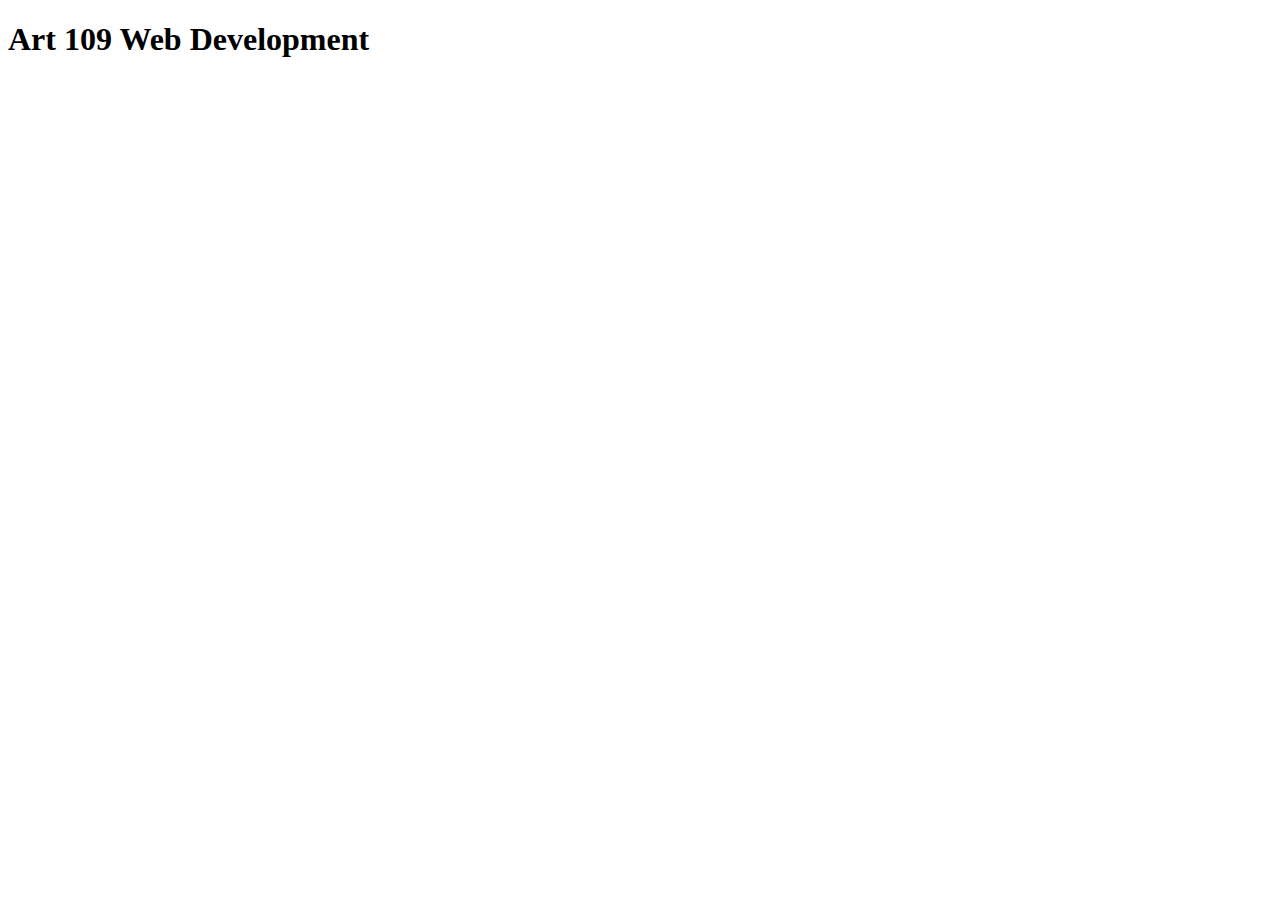
<file: tutorials/01-html/index.html>
<!DOCTYPE html>
<html lang="en">
<head>
    <meta charset="UTF-8">
    <meta name="viewport" content="width=device-width, initial-scale=1.0">
    <title>Tut 0</title>
</head>
<body>
    <h1> Art 109 Web Development</h1>
</body>
</html>
</file>
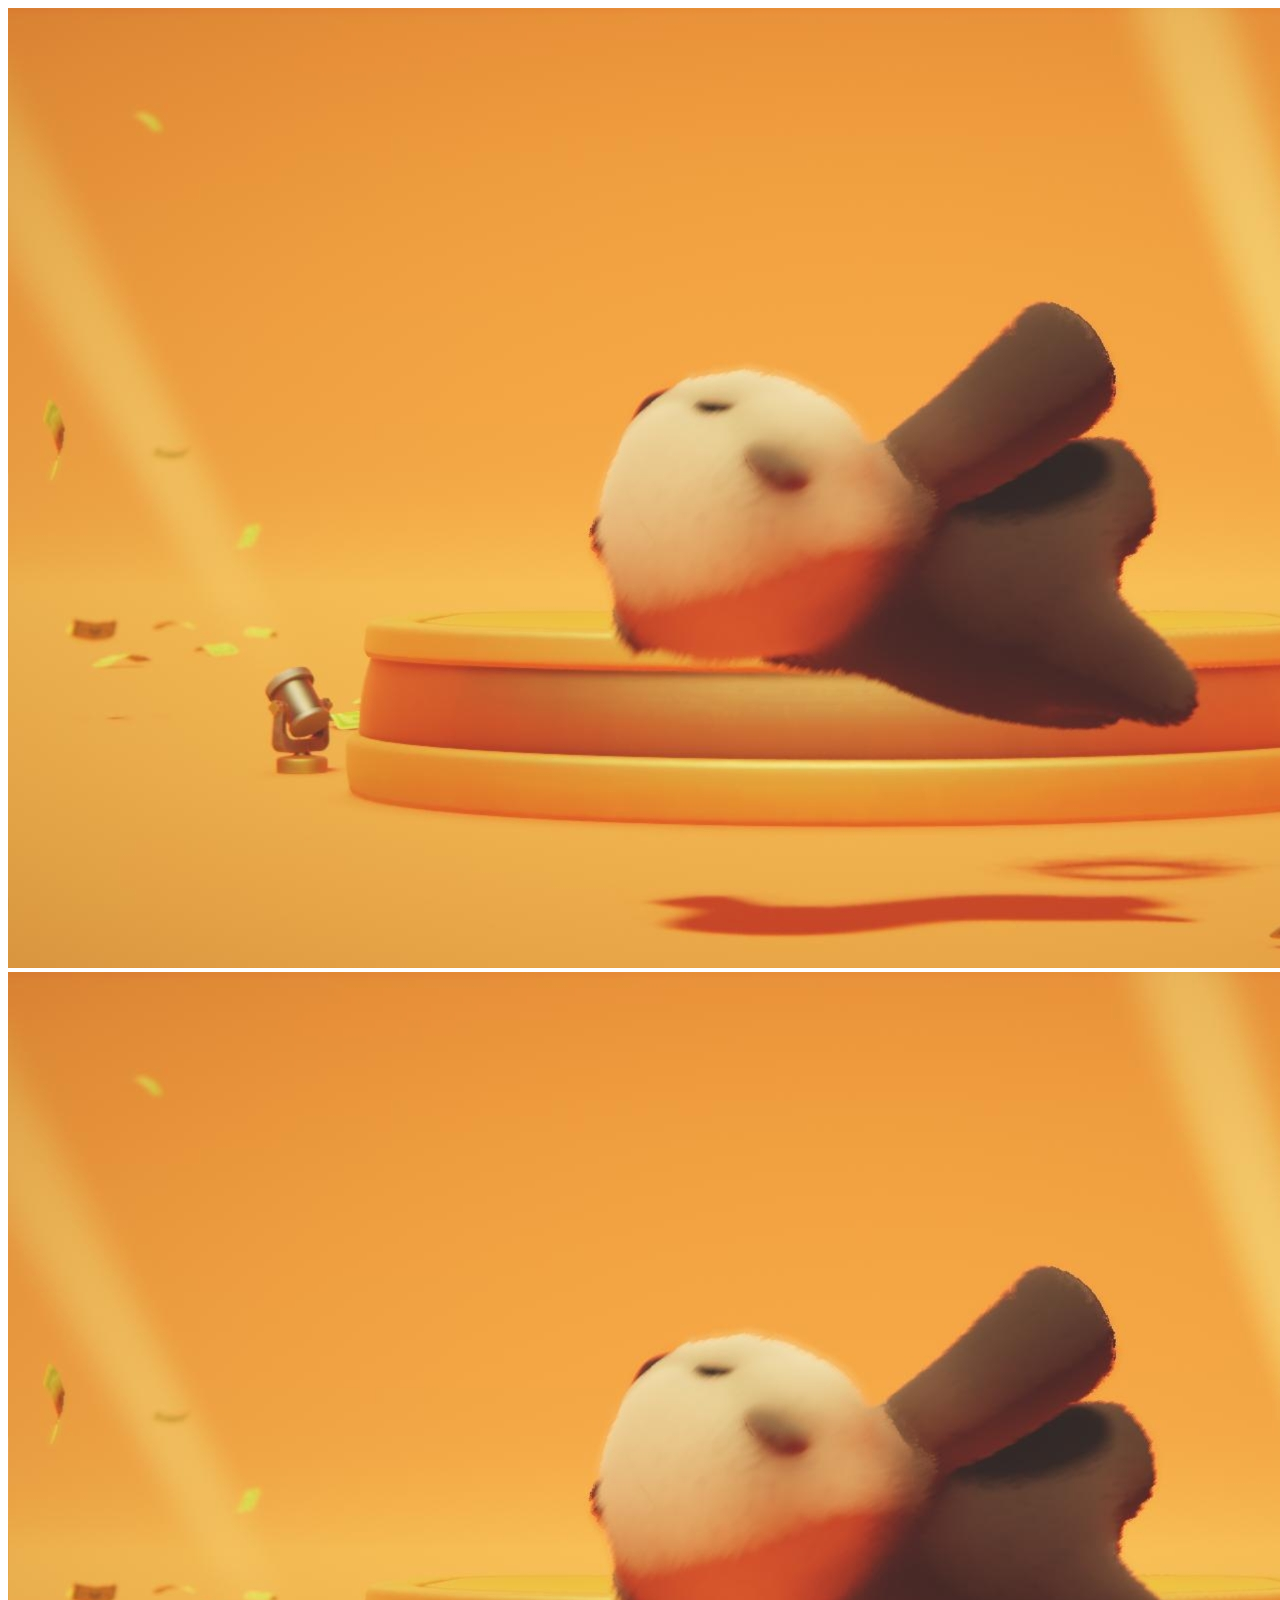
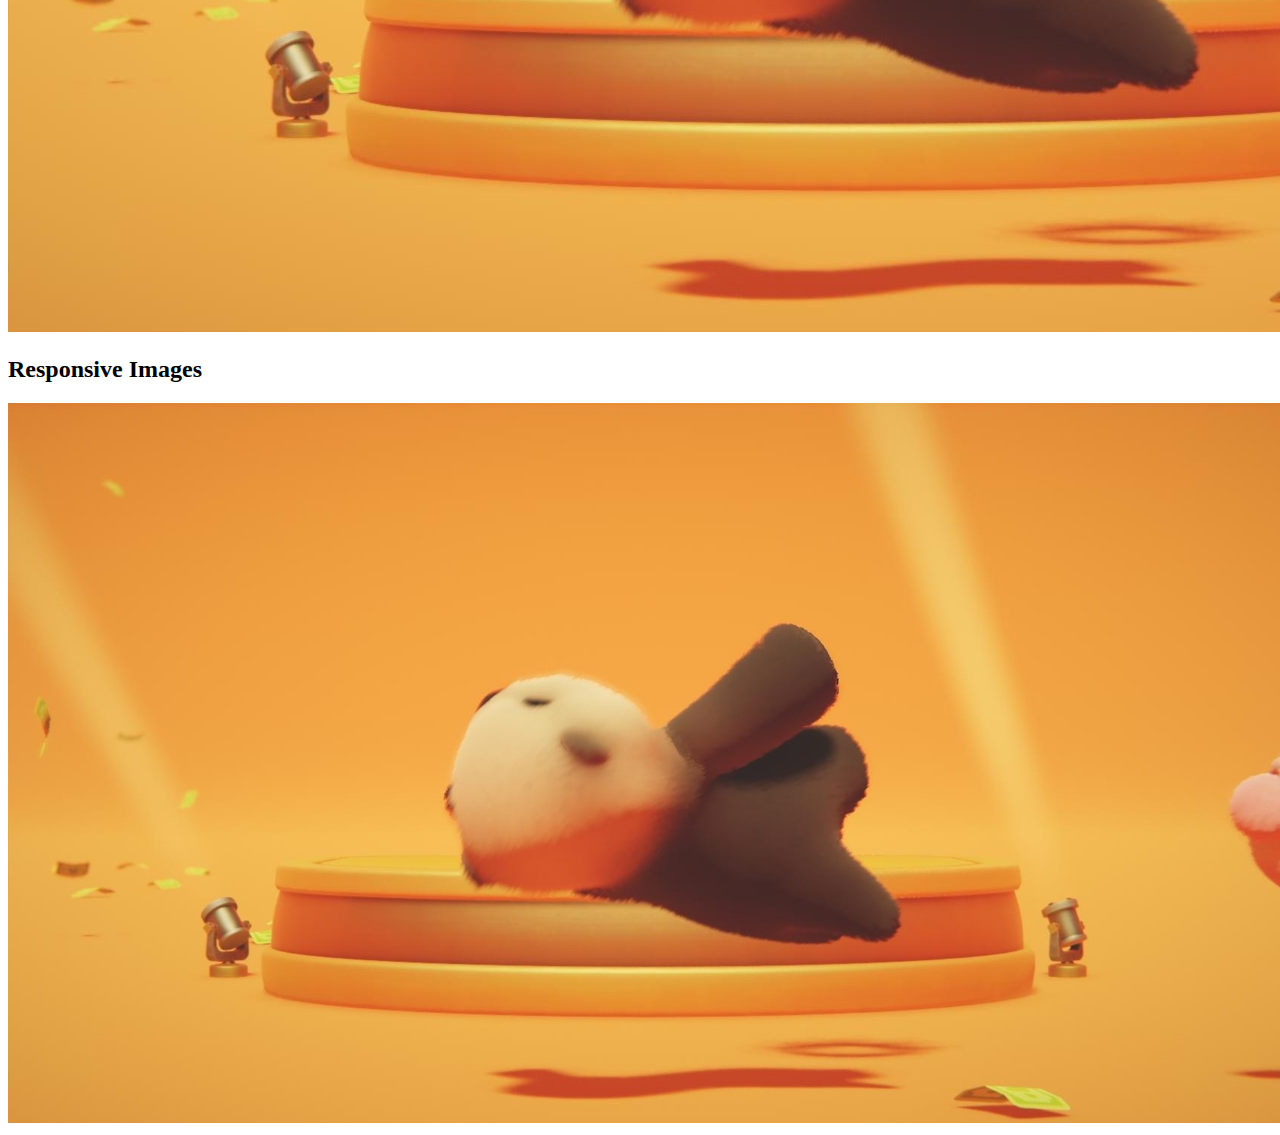
<file: tutorials/01b-html/index.html>
<!DOCTYPE html>
<html lang="en">
<head>
    <meta charset="UTF-8">
    <meta name="viewport" content="width=device-width, initial-scale=1.0">
    <title>Images</title>
</head>
<body>
    <div>
        <img src="imgs/Podium_2024-06-23T23-41-05-955_All.jpg" alt="Party Animals Podium">
    </div>
    <div>
        <img src="imgs/Podium_2024-06-23T23-41-05-955_All.jpg" alt="Party Animals Podium">
    </div>

    <section>
        <h2> Responsive Images</h2>
        <img src="imgs/Podium_2024-06-23T23-41-05-955_All-1920.jpg" alt="Party Animals Podium"
            srcset="imgs/Podium_2024-06-23T23-41-05-955_All-640.jpg 640w,
                    imgs/Podium_2024-06-23T23-41-05-955_All-1280.jpg 1280w,
                    imgs/Podium_2024-06-23T23-41-05-955_All-1920.jpg 1920w,">
    </section>
</body>
</html>
</file>
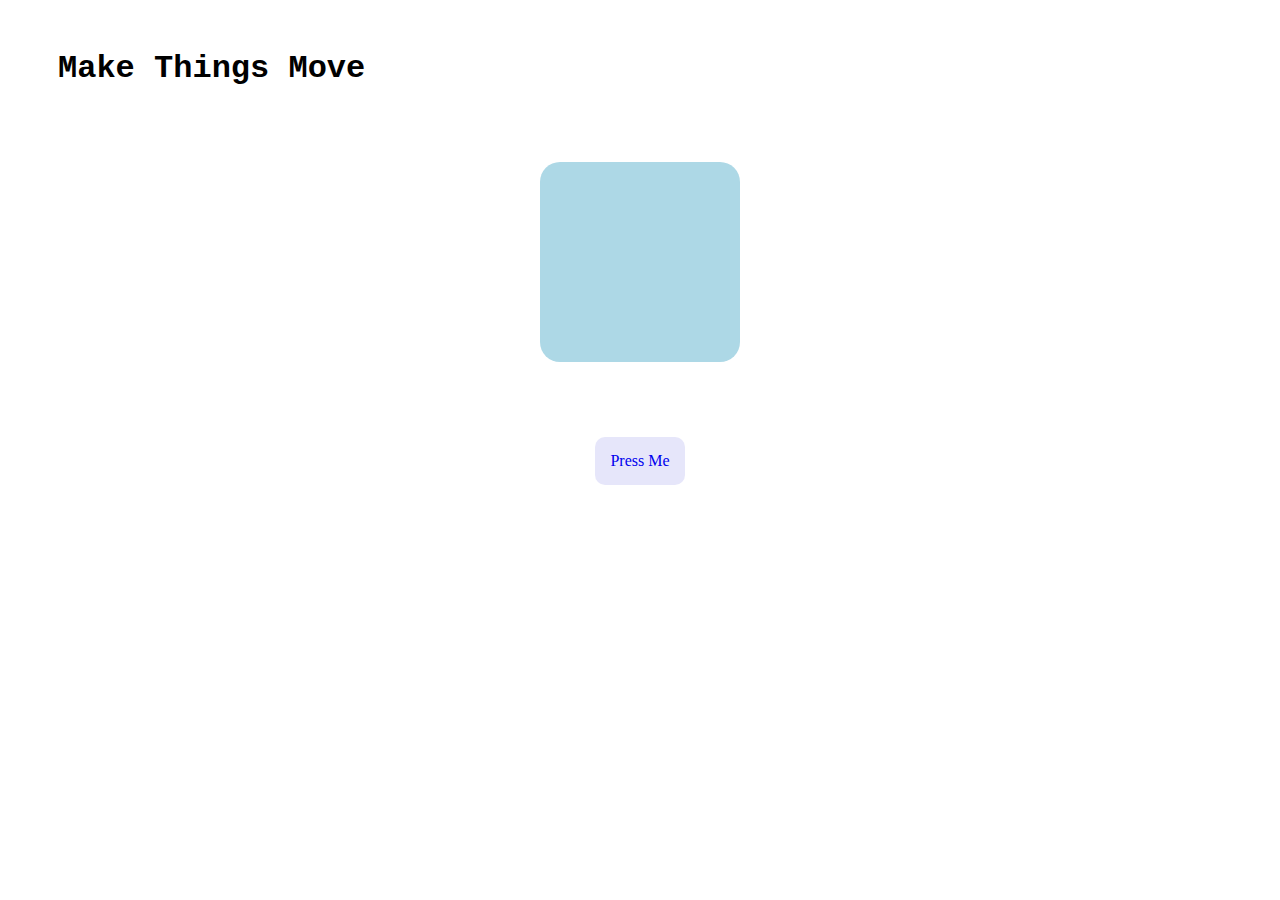
<file: tutorials/04-css-transitions/index.html>
<!DOCTYPE html>
<html lang="en">
<head>
    <meta charset="UTF-8">
    <meta name="viewport" content="width=device-width, initial-scale=1.0">
    <title>CSS Transitions</title>
    <link rel="stylesheet" href="css/style.css">
</head>
<body>
    
    <header>
        <h1 class="title">Make Things Move</h1>
    </header>

    <main>
        <div class="square">
       </div>
        <div class="button-div">
            <a href="#" class="button"> Press Me</a>
        </div>
 

    </main>

</body>
</html>
</file>
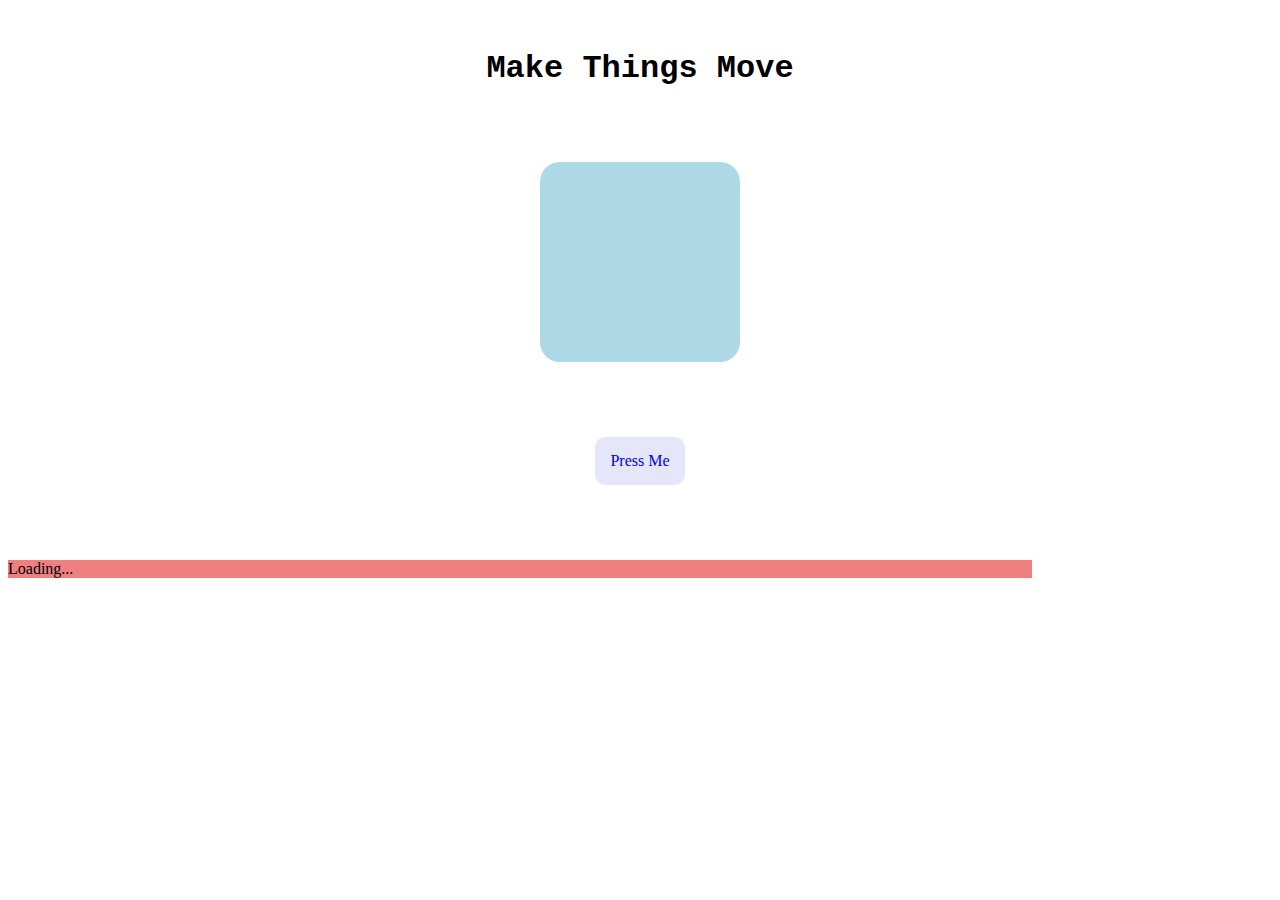
<file: tutorials/05-css-animations/index.html>
<!DOCTYPE html>
<html lang="en">
<head>
    <meta charset="UTF-8">
    <meta name="viewport" content="width=device-width, initial-scale=1.0">
    <title>CSS Transitions</title>
    <link rel="stylesheet" href="css/style.css">
</head>
<body>
    
    <header>
        <h1 class="title">Make Things Move</h1>
    </header>

    <main>
        <div class="square">
       </div>
        <div class="button-div">
            <a href="#" class="button"> Press Me</a>
        </div>
 
        <div>
            <p class="loading">Loading...</p>
        </div>

    </main>

</body>
</html>
</file>
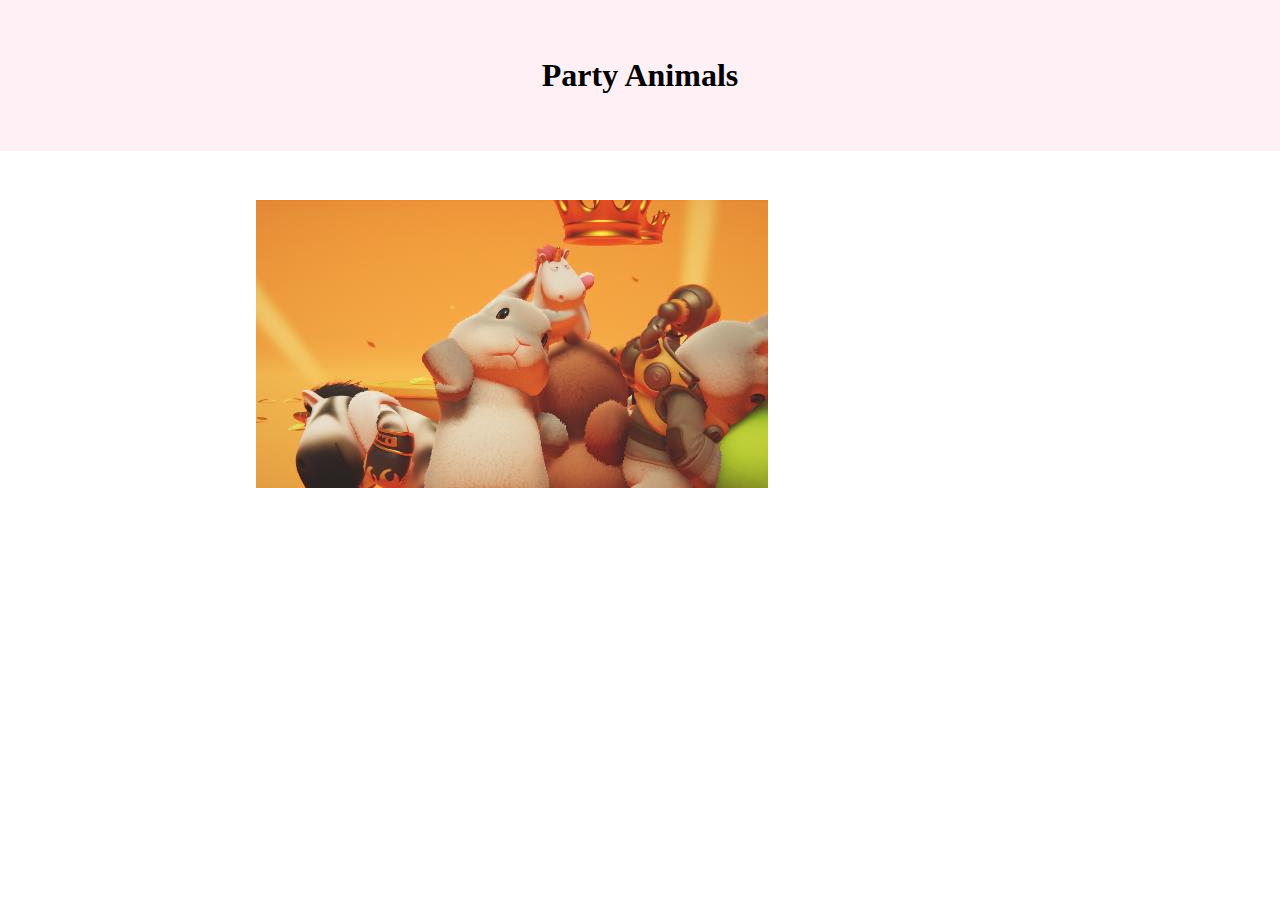
<file: tutorials/dom/index.html>
<!DOCTYPE html>
<html lang="en">

<head>
    <meta charset="UTF-8">
    <meta name="viewport" content="width=device-width, initial-scale=1.0">
    <title>DOM Javascript Tutorial</title>
    <link rel="stylesheet" href="css/style.css">

</head>

<body>
    <header>
        <h1 id="page-title"> Party Animals</h1>
    </header>

    <main>
        <div class="image-div" id="image-0">
            <img src="imgs/img-0.jpg" alt="party animals podium">
        </div>
        <div class="image-div hidden" id="image-1">
            <img src="imgs/img-1.jpg" alt="party animals podium">
        </div>
        <div class="image-div hidden" id="image-2">
            <img src="imgs/img-2.jpg" alt="party animals podium">
        </div>
    </main> 

    <script src="js/main.js"></script>
</body>

</html>
</file>
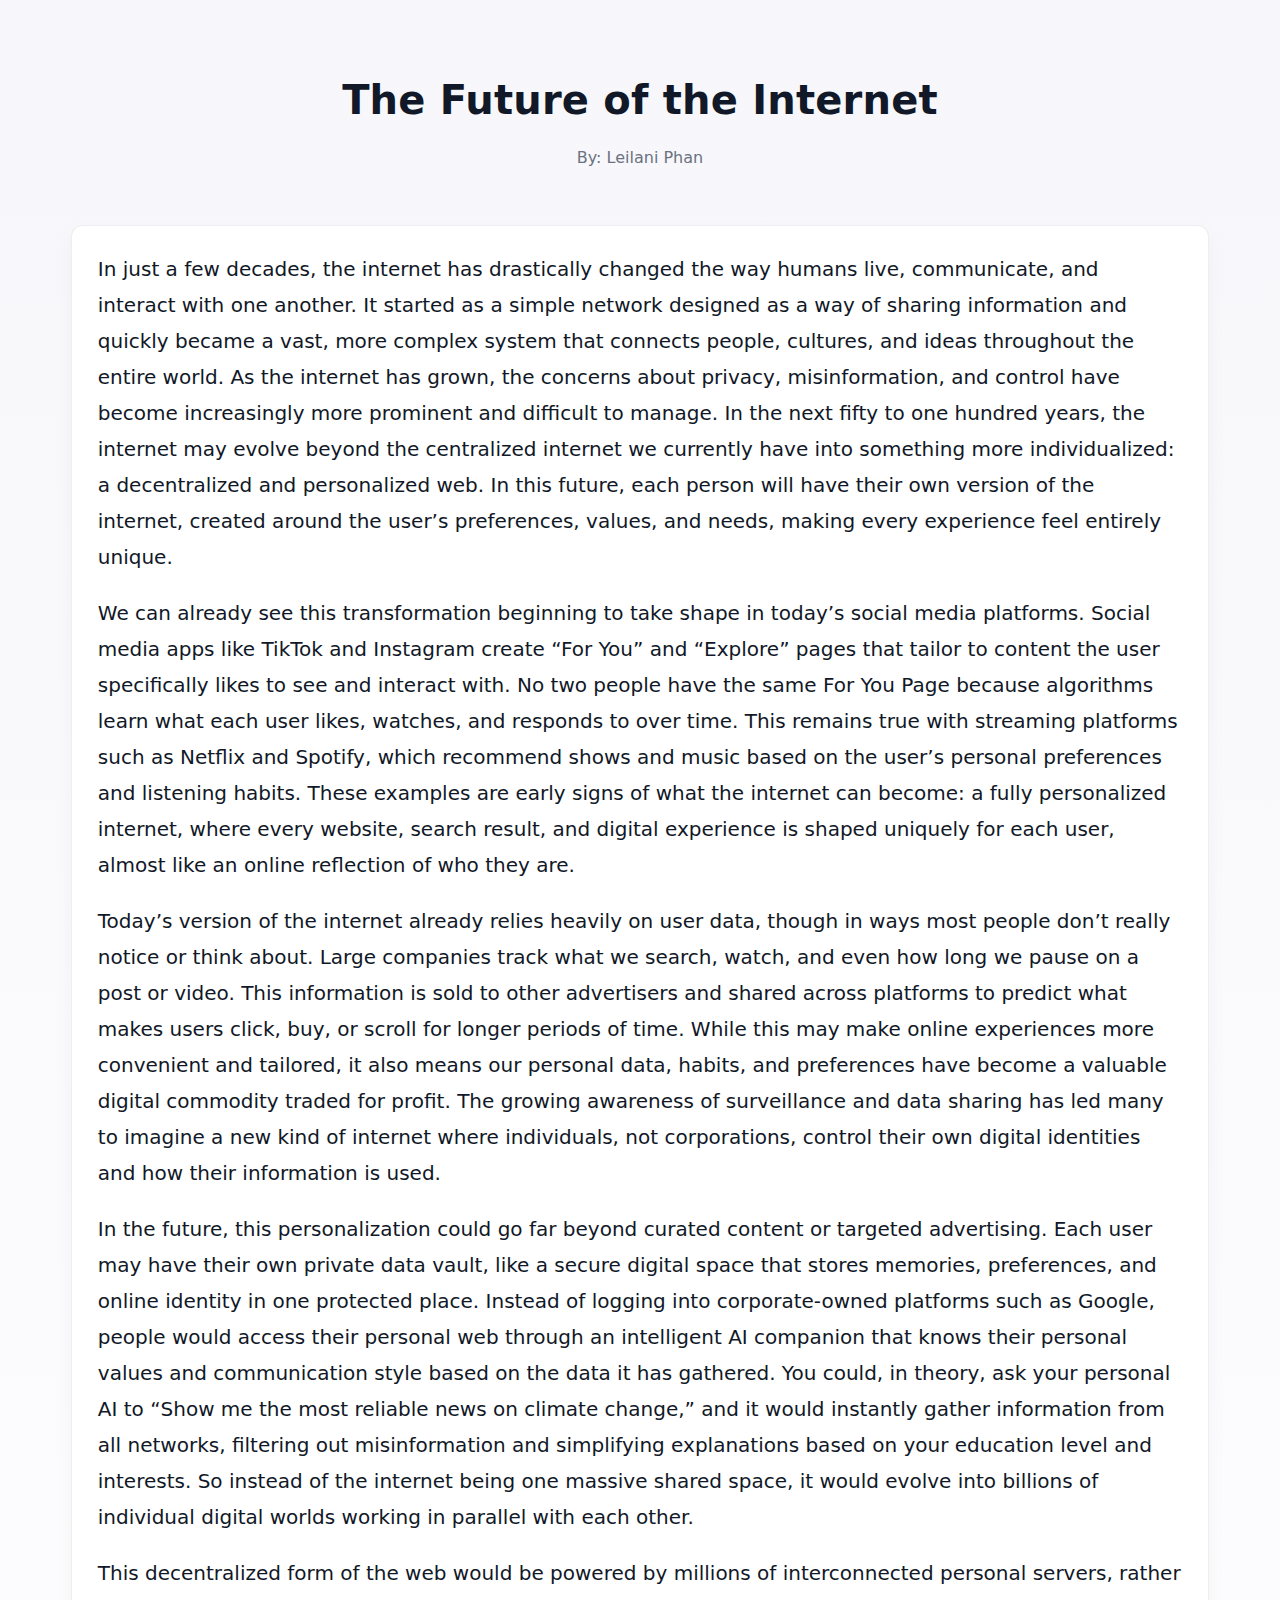
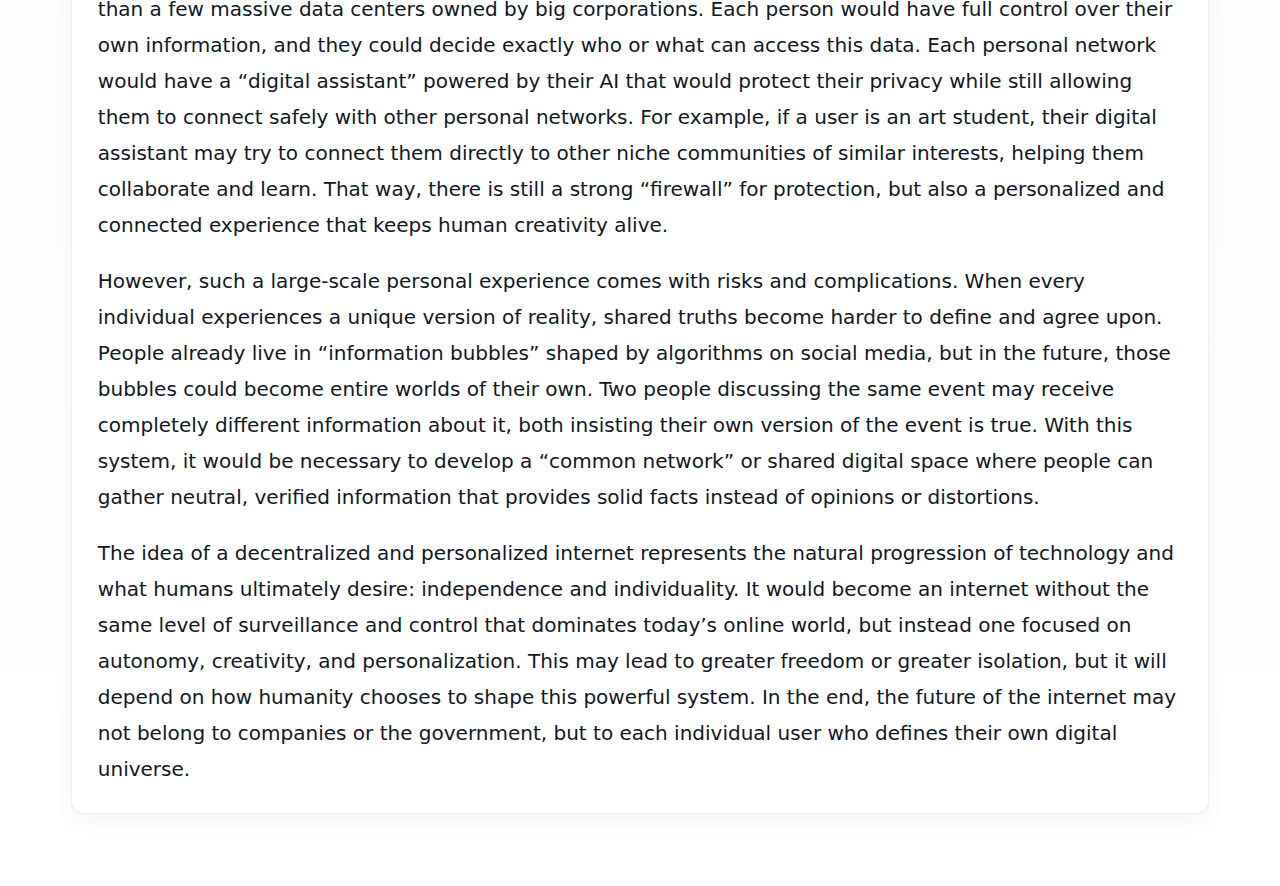
<file: tutorials/project4/index.html>
<!doctype html>
<html lang="en">

<head>
    <meta charset="utf-8" />
    <meta name="viewport" content="width=device-width, initial-scale=1" />
    <title>The Future of the Internet</title>
    <link rel="stylesheet" href="./style.css" />
</head>

<body>
    <header class="site-header">
        <h1 class="title">The Future of the Internet</h1>
        <p class="subtitle">By: Leilani Phan</p>
    </header>

    <main class="container" id="content">
        <article class="content">
            <p class="placeholder">
                In just a few decades, the internet has drastically changed the way humans live, communicate, and
                interact with one another. It started as a simple network designed as a way of sharing information and
                quickly became a vast, more complex system that connects people, cultures, and ideas throughout the
                entire world. As the internet has grown, the concerns about privacy, misinformation, and control have
                become increasingly more prominent and difficult to manage. In the next fifty to one hundred years, the
                internet may evolve beyond the centralized internet we currently have into something more
                individualized: a decentralized and personalized web. In this future, each person will have their own
                version of the internet, created around the user’s preferences, values, and needs, making every
                experience feel entirely unique.
            </p>
            <p class="placeholder">We can already see this transformation beginning to take shape in today’s social
                media platforms. Social media apps like TikTok and Instagram create “For You” and “Explore” pages that
                tailor to content the user specifically likes to see and interact with. No two people have the same For
                You Page because algorithms learn what each user likes, watches, and responds to over time. This remains
                true with streaming platforms such as Netflix and Spotify, which recommend shows and music based on the
                user’s personal preferences and listening habits. These examples are early signs of what the internet
                can become: a fully personalized internet, where every website, search result, and digital experience is
                shaped uniquely for each user, almost like an online reflection of who they are.
            </p>
            <p class="placeholder"> Today’s version of the internet already relies heavily on user data, though in ways
                most people don’t really notice or think about. Large companies track what we search, watch, and even
                how long we pause on a post or video. This information is sold to other advertisers and shared across
                platforms to predict what makes users click, buy, or scroll for longer periods of time. While this may
                make online experiences more convenient and tailored, it also means our personal data, habits, and
                preferences have become a valuable digital commodity traded for profit. The growing awareness of
                surveillance and data sharing has led many to imagine a new kind of internet where individuals, not
                corporations, control their own digital identities and how their information is used.</p>
            <p class="placeholder"> In the future, this personalization could go far beyond curated content or targeted
                advertising. Each user may have their own private data vault, like a secure digital space that stores
                memories, preferences, and online identity in one protected place. Instead of logging into
                corporate-owned platforms such as Google, people would access their personal web through an intelligent
                AI companion that knows their personal values and communication style based on the data it has gathered.
                You could, in theory, ask your personal AI to “Show me the most reliable news on climate change,” and it
                would instantly gather information from all networks, filtering out misinformation and simplifying
                explanations based on your education level and interests. So instead of the internet being one massive
                shared space, it would evolve into billions of individual digital worlds working in parallel with each
                other.
            </p>
            <p class="placeholder"> This decentralized form of the web would be powered by millions of interconnected
                personal servers, rather than a few massive data centers owned by big corporations. Each person would
                have full control over their own information, and they could decide exactly who or what can access this
                data. Each personal network would have a “digital assistant” powered by their AI that would protect
                their privacy while still allowing them to connect safely with other personal networks. For example, if
                a user is an art student, their digital assistant may try to connect them directly to other niche
                communities of similar interests, helping them collaborate and learn. That way, there is still a strong
                “firewall” for protection, but also a personalized and connected experience that keeps human creativity
                alive.</p>
            <p class="placeholder">However, such a large-scale personal experience comes with risks and complications.
                When every individual experiences a unique version of reality, shared truths become harder to define and
                agree upon. People already live in “information bubbles” shaped by algorithms on social media, but in
                the future, those bubbles could become entire worlds of their own. Two people discussing the same event
                may receive completely different information about it, both insisting their own version of the event is
                true. With this system, it would be necessary to develop a “common network” or shared digital space
                where people can gather neutral, verified information that provides solid facts instead of opinions or
                distortions.
            </p>
            <p class="placeholder"> The idea of a decentralized and personalized internet represents the natural
                progression of technology and what humans ultimately desire: independence and individuality. It would
                become an internet without the same level of surveillance and control that dominates today’s online
                world, but instead one focused on autonomy, creativity, and personalization. This may lead to greater
                freedom or greater isolation, but it will depend on how humanity chooses to shape this powerful system.
                In the end, the future of the internet may not belong to companies or the government, but to each
                individual user who defines their own digital universe.
            </p>
        </article>
    </main>

    <footer class="site-footer" aria-hidden="true"></footer>
</body>

</html>
</file>
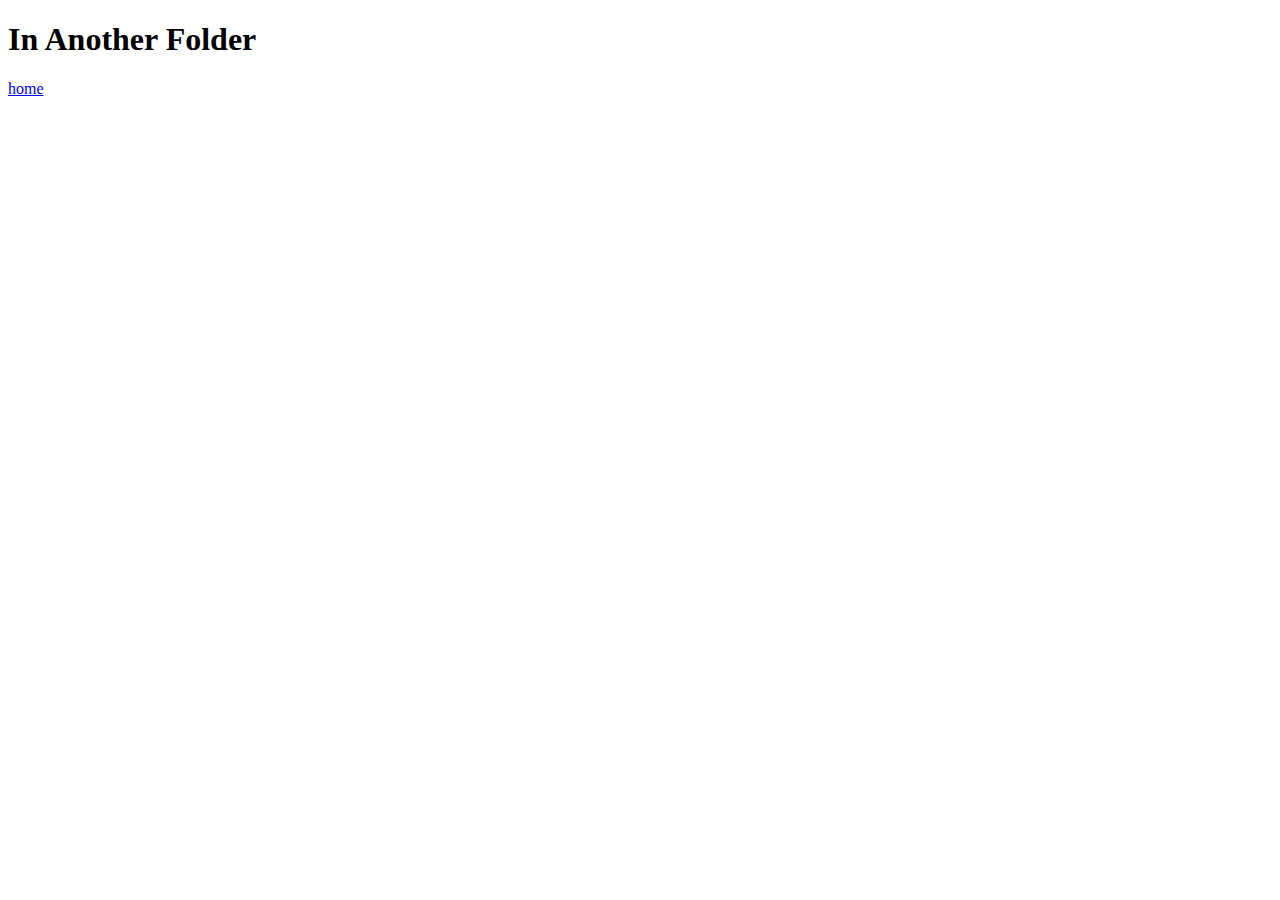
<file: tutorials/01-html/another-folder/index.html>
<!DOCTYPE html>
<html lang="en">
<head>
    <meta charset="UTF-8">
    <meta name="viewport" content="width=device-width, initial-scale=1.0">
    <title>In Another Folder</title>
</head>
<body>
    <h1> In Another Folder</h1>
    <a href="..">home</a>
</body>
</html>
</file>
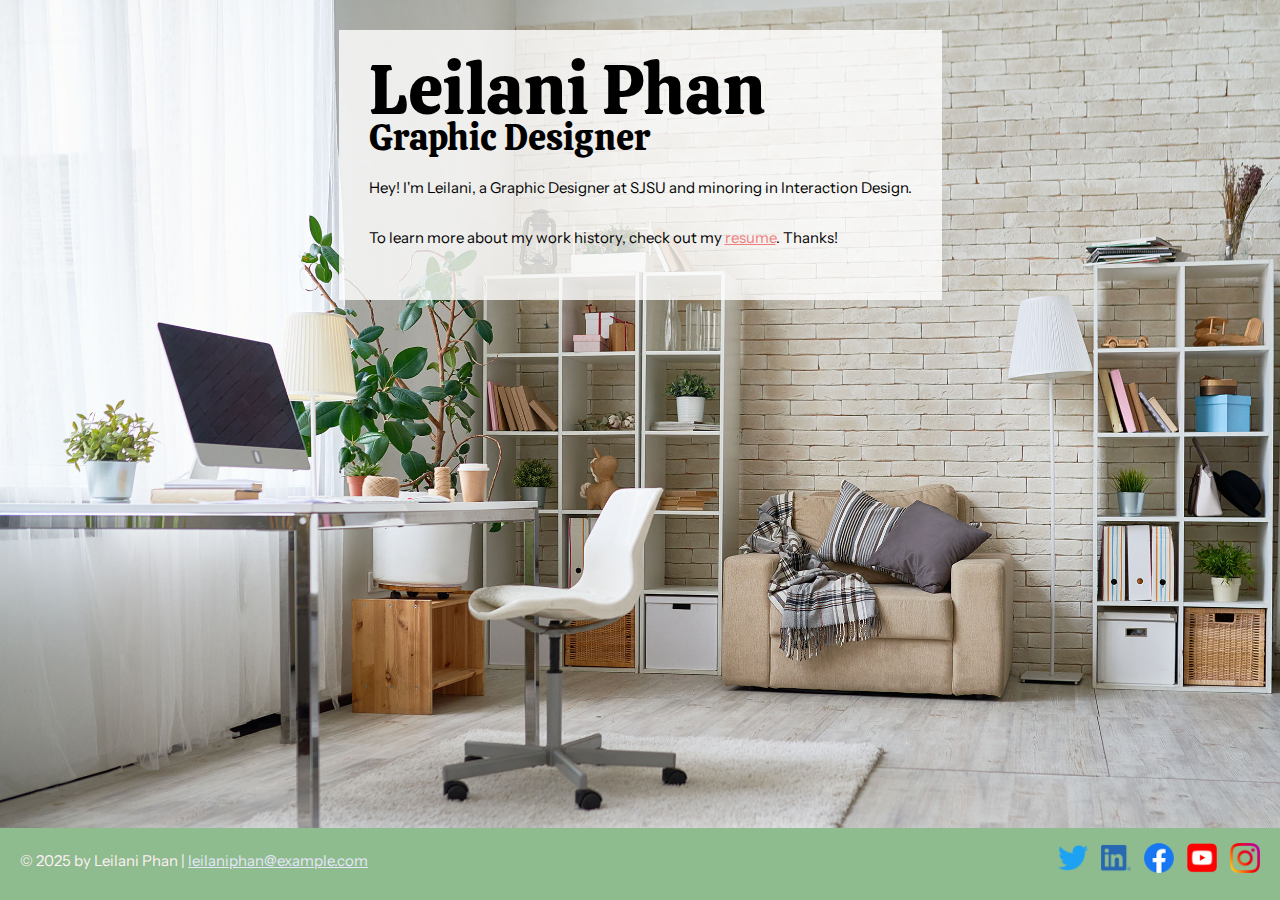
<file: tutorials/03-css-essential-training/personal-site/index.html>
<!DOCTYPE html>
<html lang="en">

<head>
  <meta charset="UTF-8">
  <meta name="viewport" content="width=device-width, initial-scale=1">
  <title>Leilani Phan | Graphic Designer</title>
  <meta name="description" content="Leilani Phan is a Graphic Designer at SJSU and minoring in Interaction Design.">
  <meta name="keywords" content="Graphic Design, Interaction Design, Portfolio, Resume, Bay Area, San Jose State University">
  <link
    href="https://fonts.googleapis.com/css2?family=Calistoga&family=Instrument+Sans:ital,wght@0,400..700;1,400..700&display=swap"
    rel="stylesheet">
  <link rel="stylesheet" href="css/style.css">
</head>

<body class="home">
  <!-- //  INTRO  // -->
  <div class="content-wrapper">
    <div class="content-bg">
      <header>
        <!-- Start content edits below this line. -->
        <h1>Leilani Phan</h1>
        <h2>Graphic Designer</h2>

        <!-- End content edits here. -->
      </header>

      <!-- //  ABOUT ME  // -->
      <main>
        <!-- Start content edits below this line. -->
        <p>Hey! I'm Leilani, a Graphic Designer at SJSU and minoring in Interaction Design.</p>
        <p>To learn more about my work history, check out my <a href="resume.html"> resume</a>. Thanks!</p>

        <!-- End content edits here. -->
      </main>
    </div>
  </div>

  <!-- //  FOOTER INFO, SOCIAL MEDIA  // -->
  <footer>
    <!-- Start content edits below this line. -->
    <p>© 2025 by Leilani Phan | <a href="mailto:email@example.com">leilaniphan@example.com</a></p>

    <!-- Add or remove any networks. -->
    <ul class="socials">
      <li>
        <a href="#" target="_blank"></a>
        <img src="imgs/icon-logo-twitter.png" alt="Twitter icon">
      </li>
      <li>
        <a href="#" target="_blank"></a>
        <img src="imgs/icon-logo-linkedin.png" alt="LinkedIn icon">
      </li>
      <li>
        <a href="#" target="_blank"></a>
        <img src="imgs/icon-logo-facebook.png" alt="Facebook icon">
      </li>
      <li>
        <a href="#" target="_blank"></a>
        <img src="imgs/icon-logo-youtube.png" alt="YouTube icon">
      </li>
      <li>
        <a href="#" target="_blank"></a>
        <img src="imgs/icon-logo-instagram.png" alt="Instagram icon">
      </li>
    </ul>
    <!-- End content edits here. -->
  </footer>
</body>

</html>
</file>
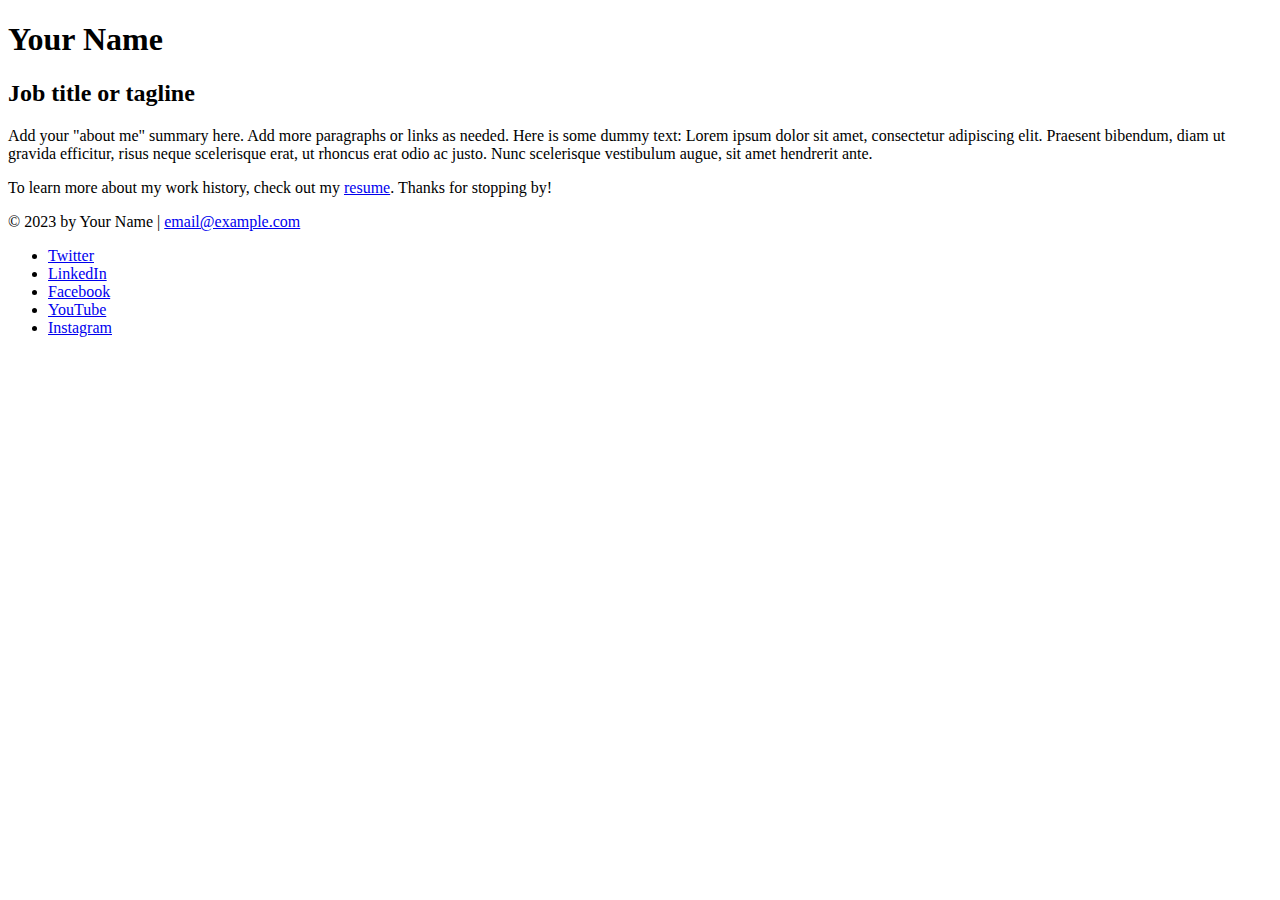
<file: tutorials/03-css-essential-training/starter-files/index.html>
<!DOCTYPE html>
<html lang="en">
  <head>
    <meta charset="UTF-8">
    <meta name="viewport" content="width=device-width, initial-scale=1">
    <title>Add a relevant page title</title>
  </head>
  <body>
    <!-- //  INTRO  // -->
    <header>
      <!-- Start content edits below this line. -->
      <h1>Your Name</h1>
      <h2>Job title or tagline</h2>

      <!-- End content edits here. -->
    </header>

    <!-- //  ABOUT ME  // -->
    <main>
      <!-- Start content edits below this line. -->
      <p>Add your "about me" summary here. Add more paragraphs or links as needed. Here is some dummy text: Lorem ipsum dolor sit amet, consectetur adipiscing elit. Praesent bibendum, diam ut gravida efficitur, risus neque scelerisque erat, ut rhoncus erat odio ac justo. Nunc scelerisque vestibulum augue, sit amet hendrerit ante.</p>
      <p>To learn more about my work history, check out my <a href="resume.html"> resume</a>. Thanks for stopping by!</p>

      <!-- End content edits here. -->
    </main>

    <!-- //  FOOTER INFO, SOCIAL MEDIA  // -->
    <footer>
      <!-- Start content edits below this line. -->
      <p>© 2023 by Your Name | <a href="mailto:email@example.com">email@example.com</a></p>

      <!-- Add or remove any networks. -->
      <ul>
        <li>
          <a href="#" target="_blank">Twitter</a>
        </li>
        <li>
          <a href="#" target="_blank">LinkedIn</a>
        </li>
        <li>
          <a href="#" target="_blank">Facebook</a>
        </li>
        <li>
          <a href="#" target="_blank">YouTube</a>
        </li>
        <li>
          <a href="#" target="_blank">Instagram</a>
        </li>
      </ul>
      <!-- End content edits here. -->
    </footer>
  </body>
</html>
</file>
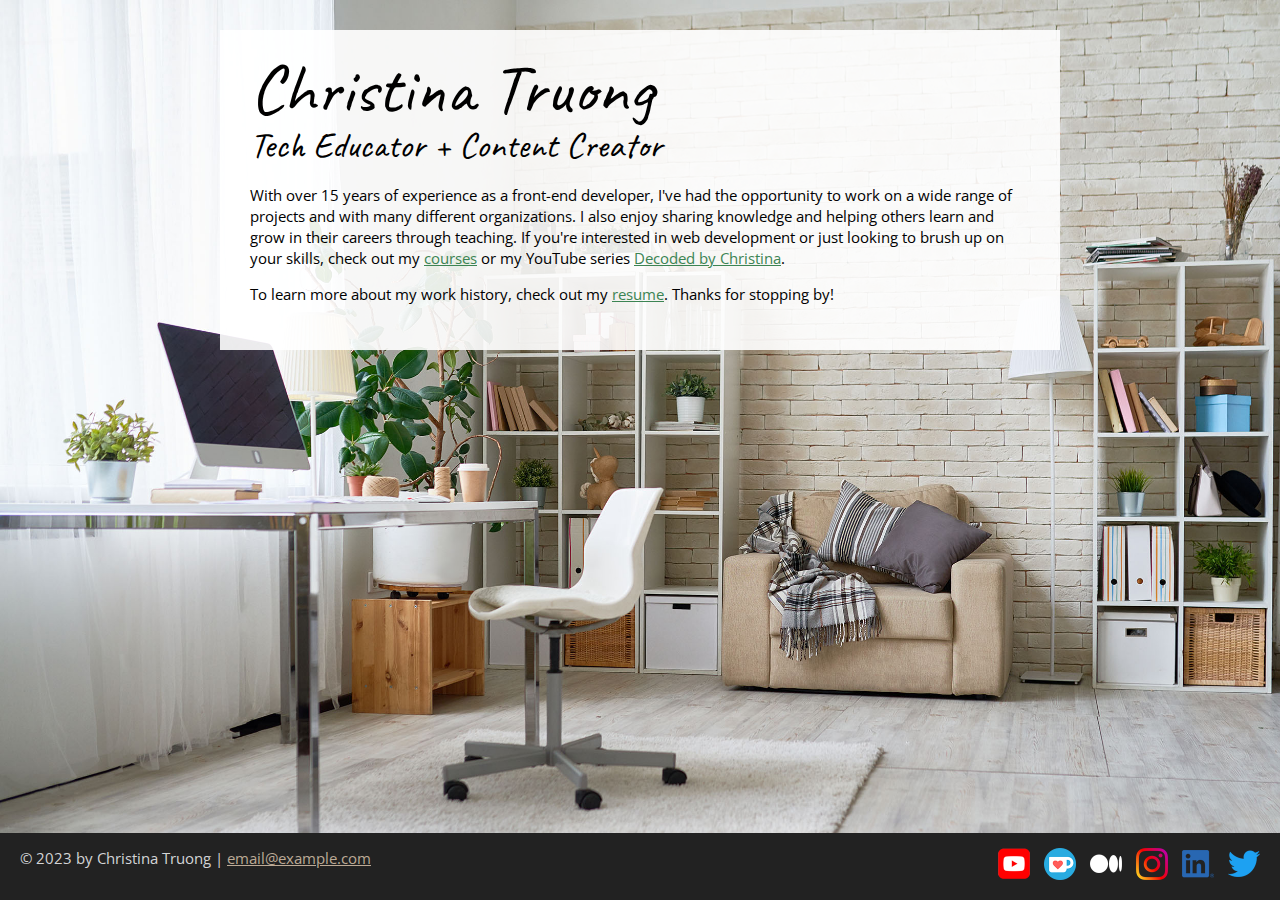
<file: tutorials/03-css-essential-training/final/personal-site/index.html>
<!DOCTYPE html>
<html lang="en">
  <head>
    <meta charset="UTF-8">
    <meta name="viewport" content="width=device-width, initial-scale=1.0">
    <title>Christina Truong, Tech Educator and Content Creator</title>
    <link rel="preconnect" href="https://fonts.googleapis.com">
    <link rel="preconnect" href="https://fonts.gstatic.com" crossorigin>
    <link href="https://fonts.googleapis.com/css2?family=Caveat&family=Open+Sans&display=swap" rel="stylesheet">
    <link rel="stylesheet" href="css/styles.css">
  </head>
  <body class="home">
    <!-- //  INTRO  // -->
    <div class="content-wrapper">
      <div class="content-bg">
        <header>
          <!-- Start content edits below this line. -->
          <h1>Christina Truong</h1>
          <h2>Tech Educator + Content Creator</h2>

          <!-- End content edits here. -->
        </header>

        <!-- //  ABOUT ME  // -->
        <main>
          <p>With over 15 years of experience as a front-end developer, I've had the opportunity to work on a wide range of projects and with many different organizations. I also enjoy sharing knowledge and helping others learn and grow in their careers through teaching. If you're interested in web development or just looking to brush up on your skills, check out my <a href="https://christinatruong.com/courses/" target="_blank">courses</a> or my YouTube series <a href="https://www.youtube.com/@madebychristina" target="_blank">Decoded by Christina</a>.</p>

          <p>To learn more about my work history, check out my <a href="resume.html"> resume</a>. Thanks for stopping by!</p>
        </main>
      </div>
    </div>
    <!-- //  FOOTER INFO, SOCIAL MEDIA  // -->
    <footer>
      <p>© 2023 by Christina Truong |  <a href="mailto:email@example.com">email@example.com</a></p>

      <ul class="socials">
        <li>
          <a href="https://www.youtube.com/@madebychristina" target="_blank"><img src="images/icon-logo-youtube.png" alt="My YouTube channel"></a>
        </li>
        <li>
          <a href="https://ko-fi.com/christinatruong" target="_blank"><img src="images/icon-logo-ko-fi.png" alt="My Ko-Fi homepage"></a>
        </li>
        <li>
          <a href="https://medium.com/@christinatruong" target="_blank"><img src="images/icon-logo-medium.png" alt="My Medium homepage"></a>
        </li>
        <li>
          <a href="https://www.instagram.com/christina.is.online/" target="_blank"><img src="images/icon-logo-instagram.png" alt="My Instagram"></a>
        </li>
        <li>
          <a href="https://ca.linkedin.com/in/christinatruong" target="_blank"><img src="images/icon-logo-linkedin.png" alt="My LinkedIn profile"></a>
        </li>
        <li>
          <a href="https://twitter.com/christinatruong" target="_blank"><img src="images/icon-logo-twitter.png" alt="My Twitter profile"></a>
        </li>
      </ul>
    </footer>
  </body>
</html>
</file>
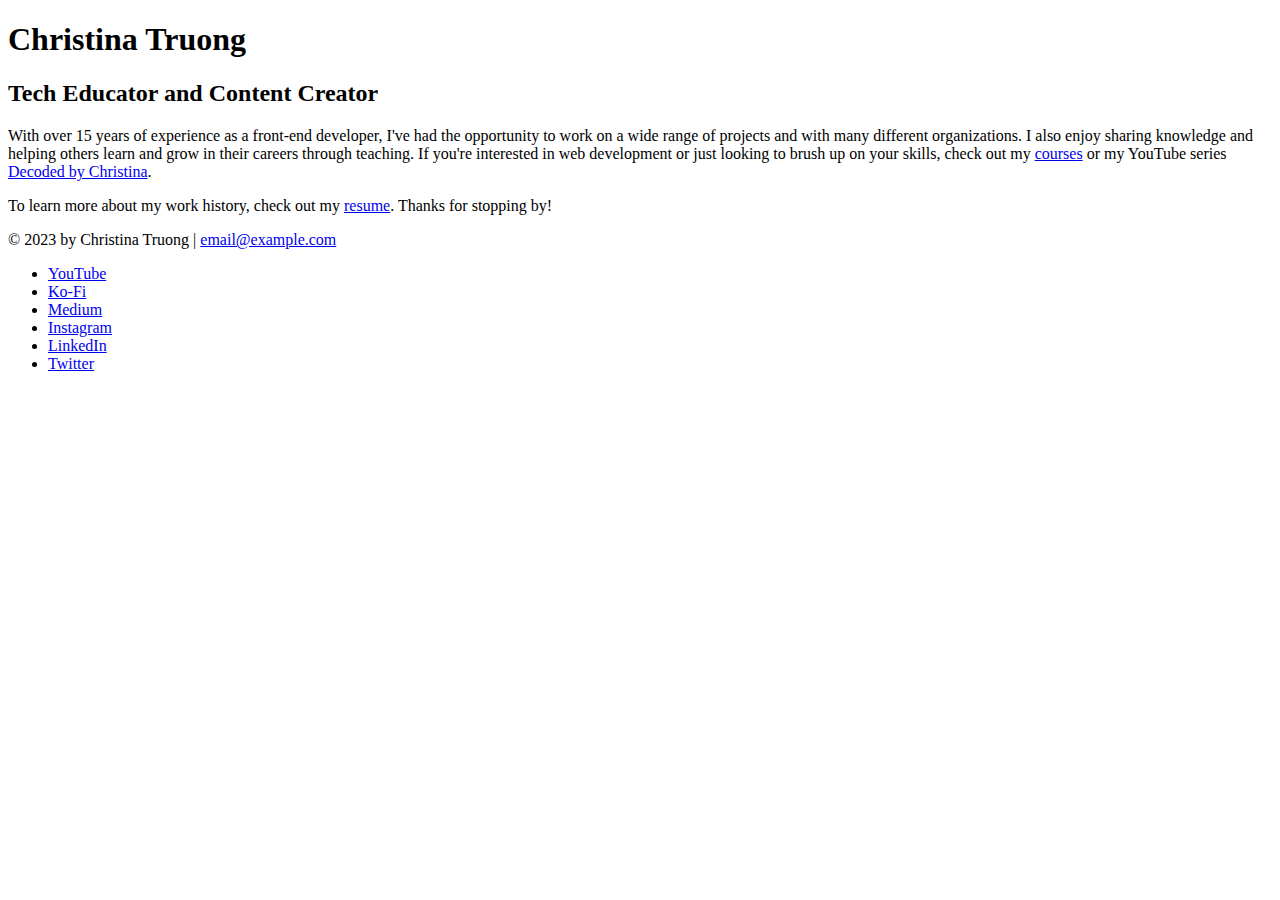
<file: tutorials/03-css-essential-training/Ch1/01_05/personal-site/index.html>
<!DOCTYPE html>
<html lang="en">
  <head>
    <meta charset="UTF-8">
    <meta name="viewport" content="width=device-width, initial-scale=1.0">
    <title>Christina Truong, Tech Educator and Content Creator</title>
  </head>
  <body>
    <!-- //  INTRO  // -->
    <header>
      <!-- Start content edits below this line. -->
      <h1>Christina Truong</h1>
      <h2>Tech Educator and Content Creator</h2>

      <!-- End content edits here. -->
    </header>

    <!-- //  ABOUT ME  // -->
    <main>
      <p>With over 15 years of experience as a front-end developer, I've had the opportunity to work on a wide range of projects and with many different organizations. I also enjoy sharing knowledge and helping others learn and grow in their careers through teaching. If you're interested in web development or just looking to brush up on your skills, check out my <a href="https://christinatruong.com/courses/" target="_blank">courses</a> or my YouTube series <a href="https://www.youtube.com/@madebychristina" target="_blank">Decoded by Christina</a>.</p>

      <p>To learn more about my work history, check out my <a href="resume.html"> resume</a>. Thanks for stopping by!</p>
    </main>

    <!-- //  FOOTER INFO, SOCIAL MEDIA  // -->
    <footer>
      <p>© 2023 by Christina Truong |  <a href="mailto:email@example.com">email@example.com</a></p>

      <ul>
        <li>
          <a href="https://www.youtube.com/@madebychristina" target="_blank">YouTube</a>
        </li>
        <li>
          <a href="https://ko-fi.com/christinatruong" target="_blank">Ko-Fi</a>
        </li>
        <li>
          <a href="https://medium.com/@christinatruong" target="_blank">Medium</a>
        </li>
        <li>
          <a href="https://www.instagram.com/christinaisonline/" target="_blank">Instagram</a>
        </li>
        <li>
          <a href="https://ca.linkedin.com/in/christinatruong/" target="_blank">LinkedIn</a>
        </li>
        <li>
          <a href="https://twitter.com/christinatruong" target="_blank">Twitter</a>
        </li>
      </ul>
    </footer>
  </body>
</html>
</file>
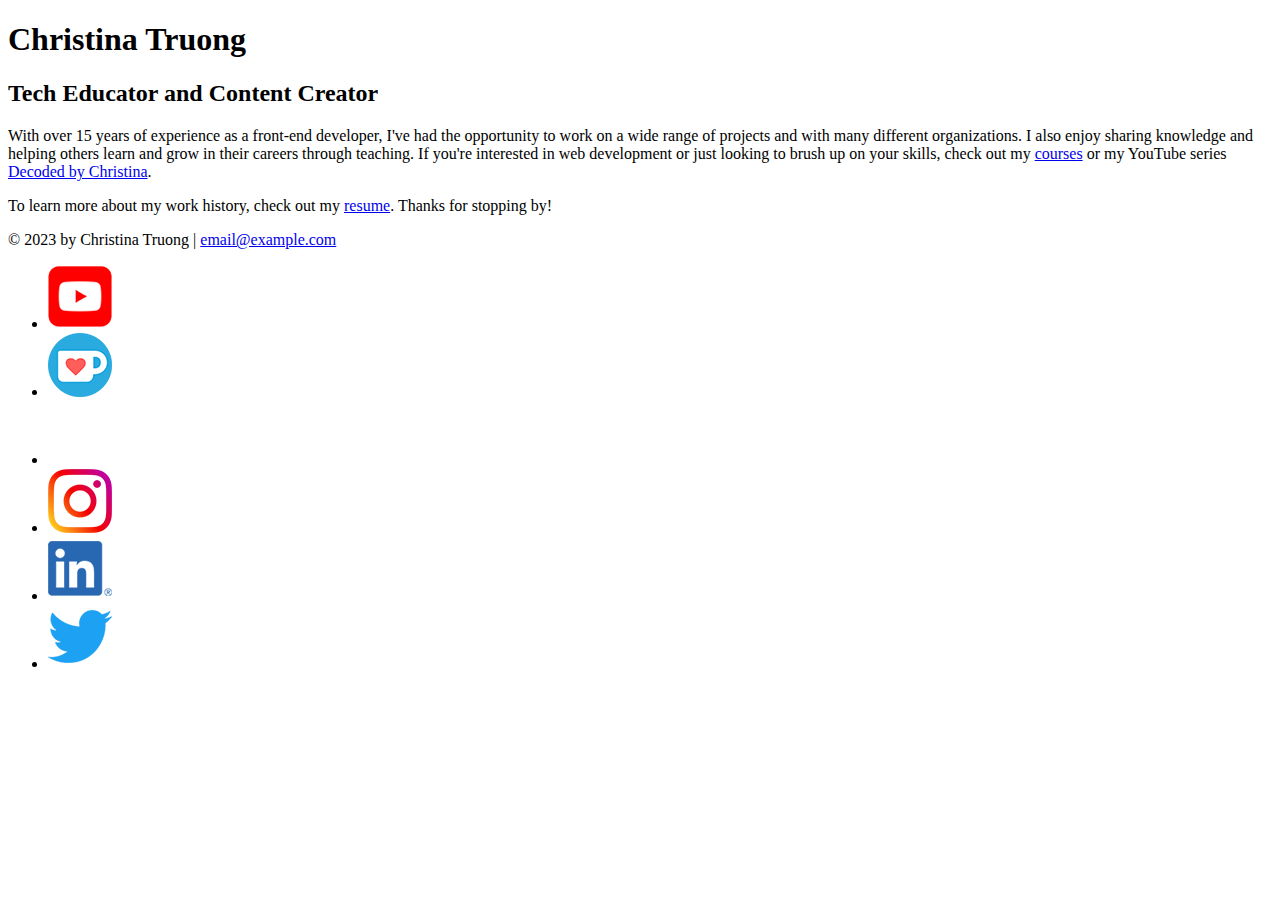
<file: tutorials/03-css-essential-training/Ch1/01_09/personal-site/index.html>
<!DOCTYPE html>
<html lang="en">
  <head>
    <meta charset="UTF-8">
    <meta name="viewport" content="width=device-width, initial-scale=1.0">
    <title>Christina Truong, Tech Educator and Content Creator</title>
  </head>
  <body>
    <!-- //  INTRO  // -->
    <header>
      <!-- Start content edits below this line. -->
      <h1>Christina Truong</h1>
      <h2>Tech Educator and Content Creator</h2>

      <!-- End content edits here. -->
    </header>

    <!-- //  ABOUT ME  // -->
    <main>
      <p>With over 15 years of experience as a front-end developer, I've had the opportunity to work on a wide range of projects and with many different organizations. I also enjoy sharing knowledge and helping others learn and grow in their careers through teaching. If you're interested in web development or just looking to brush up on your skills, check out my <a href="https://christinatruong.com/courses/" target="_blank">courses</a> or my YouTube series <a href="https://www.youtube.com/@madebychristina" target="_blank">Decoded by Christina</a>.</p>

      <p>To learn more about my work history, check out my <a href="resume.html"> resume</a>. Thanks for stopping by!</p>
    </main>

    <!-- //  FOOTER INFO, SOCIAL MEDIA  // -->
    <footer>
      <p>© 2023 by Christina Truong |  <a href="mailto:email@example.com">email@example.com</a></p>

      <ul>
        <li>
          <a href="https://www.youtube.com/@madebychristina" target="_blank"><img src="images/icon-logo-youtube.png" alt="My YouTube channel"></a>
        </li>
        <li>
          <a href="https://ko-fi.com/christinatruong" target="_blank"><img src="images/icon-logo-ko-fi.png" alt="My Ko-Fi homepage"></a>
        </li>
        <li>
          <a href="https://medium.com/@christinatruong" target="_blank"><img src="images/icon-logo-medium.png" alt="My Medium homepage"></a>
        </li>
        <li>
          <a href="https://www.instagram.com/christina.is.online/" target="_blank"><img src="images/icon-logo-instagram.png" alt="My Instagram"></a>
        </li>
        <li>
          <a href="https://ca.linkedin.com/in/christinatruong" target="_blank"><img src="images/icon-logo-linkedin.png" alt="My LinkedIn profile"></a>
        </li>
        <li>
          <a href="https://twitter.com/christinatruong" target="_blank"><img src="images/icon-logo-twitter.png" alt="My Twitter profile"></a>
        </li>
      </ul>
    </footer>
  </body>
</html>
</file>
<file: tutorials/04-css-transitions/css/style.css>
.title {
    font-family: 'Courier New', Courier, monospace;
    margin: 50px;
}

.square {
    background-color: lightblue;
    width: 200px;
    height: 200px;
    border-radius: 20px;
    margin: 75px auto;
    transition: all 1s ease;

}

.square:hover {
    background-color: lightskyblue;
    transform: rotate(30deg);
}

.button-div {
    text-align: center;
    margin: 75px auto;

}

.button {
    background-color: lavender;
    padding: 15px;
    border-radius: 10px;
    text-decoration: none;
    display: inline-block; 
    transition: all 0.5s ease;

}

.button:hover {
    background-color:pink;
    color: purple;
    transform: scale(1.1);
}
</file>
<file: tutorials/05-css-animations/css/style.css>
body {
    animation: change-color 4s infinite alternate;
}

@keyframes change-color {
    0% {background-color: snow;}
    50% {background-color: lightyellow;}
    100% {background-color: antiquewhite;}
}

.title {
    font-family: 'Courier New', Courier, monospace;
    margin: 50px auto;
    text-align: center;
    animation: skew 2s infinite alternate;
}

@keyframes skew {
    0% {transform: skew(0deg, 0deg);}
    100% {transform: skew(30deg, 20deg);}
}

.square {
    background-color: lightblue;
    width: 200px;
    height: 200px;
    border-radius: 20px;
    margin: 75px auto;
    transition: all 1s ease;

}

.square:hover {
    background-color: lightskyblue;
    transform: rotate(30deg);
}

.button-div {
    text-align: center;
    margin: 75px auto;

}

.button {
    background-color: lavender;
    padding: 15px;
    border-radius: 10px;
    text-decoration: none;
    display: inline-block; 
    transition: all 0.5s ease;

}

.button:hover {
    background-color:pink;
    color: purple;
    transform: scale(1.1);
}

.loading {
    background-color: lightcoral;
    animation: stretch 2s;
    width: 80vw;
}

@keyframes stretch {
    0% {width: 100px;}
    100% {width: 80vw;}
}
</file>
<file: tutorials/project4/style.css>
/* Minimal, readable styles for the project */


html {
  font-family: ui-sans-serif, system-ui, -apple-system, Segoe UI, Roboto, Helvetica, Arial, "Apple Color Emoji", "Segoe UI Emoji";
  text-rendering: optimizeLegibility;
  -webkit-font-smoothing: antialiased;
  -moz-osx-font-smoothing: grayscale;
}

* { box-sizing: border-box; }
body {
	margin: 0;
	background: linear-gradient(180deg, #f7f7fb, #fff);
	color: #111827;
	font-size: clamp(18px, 1.6vw, 20px);
	line-height: 1.8;
}

.site-header {
	padding: 64px 20px 24px;
	text-align: center;
}

.title {
	margin: 0 0 8px;
	font-size: clamp(1.75rem, 3.5vw, 2.5rem);
	letter-spacing: 0.2px;
}

.subtitle {
	margin: 0;
	color: #6b7280;
	font-size: 1rem;
}

.container {
	width: 92%;
	max-width: 1400px;
	margin: 28px auto 72px;
	padding: 0 20px;
}

.content {
	background: #ffffff;
	border: 1px solid rgba(31, 41, 55, 0.08);
	box-shadow: 0 8px 20px rgba(0, 0, 0, 0.04);
	border-radius: 12px;
	padding: clamp(16px, 2vw, 32px);
}

.content p { margin: 0 0 1em; }
.content p:last-child { margin-bottom: 0; }

.placeholder {
	color: #111827;
	font-style: normal;
}
</file>
<file: tutorials/03-css-essential-training/personal-site/css/style.css>
/* COLOR PaLETTE
   Primary: lavender
   Secondary: lightcoral
   Accent: darkseagreen
   Neutral: lavendarblush
*/

html {
    box-sizing: border-box;
    font-size: 62.5%;
    /* 10px */

}

*,
*:before,
*:after {
    box-sizing: inherit;
}

html,
body {
    height: 100%;
}

body {
    background: lavenderblush;
    margin: 0;
    font-family: "Instrument Sans", sans-serif;
    font-size: 1.5rem;
    line-height: 3.5rem;
}

h1,
h2,
h3 {
    font-family: "Calistoga", serif;
    font-weight: 400;
    margin: 0;

}

h1 {
    font-size: 7rem;
    line-height: 0.85;
}

h2 {
    font-size: 3.6rem;
}

h3 {
    font-size: 2.4rem;

}

/* LINKS */
a {
    color: lightcoral;

}

a:hover {
    color: coral;
    text-decoration: none;
}

footer a {
    color: lavender;

}

.btn {
    background: pink;
    color: lavenderblush;
    text-decoration: none;
    text-transform: uppercase;
    font: 1.2rem;
    display: inline-block;
    padding: 7px;
    letter-spacing: 0.1em;
    line-height: 1;
    border-radius: 4px;
}

footer a:hover {
    color: purple;
}

.content-wrapper {
    margin: 0 auto;
    max-width: 900px;
    padding: 30px;
}

/* HOME */
.home {
    background: url(../imgs/bg-home-office-studio.jpg) no-repeat;
    background-size: cover;
    display: flex;
    flex-direction: column;
}

.home .content-wrapper {
    flex: 1 0 auto;

}

.content-bg {
    background: rgb(255, 255, 255, 0.8);
    padding: 30px;
}

@media screen and (max-width: 650px) {
    .home .content-wrapper {
        padding: 10px;
    }

    .content-bg {
        padding: 20px;
    }
}



/* PROJECT */
.project-item {
    margin: 30px 0;
}

.project-item img {
    width: 300px;


}

@media screen and (min-width: 860px) {
    .project-item {
        display: flow-root;
    }

    .project-item img {
        float: left;
        margin-right: 20px;

    }
}

@media screen and (min-width: 650px) and (max-width: 859px) {
    .project-wrapper {
        display: grid;
        grid-template-columns: repeat(2, 1fr);
        column-gap: 20px;
    }

    .project-item img {
        width: 100%;
    }
}

@media screen and (max-width: 500px) {
    .project-item img {
        width: 100%;
    }
}

/* FOOTER */
footer {
    background: darkseagreen;
    color: lavenderblush;

}

.socials {
    list-style-type: none;
    padding: 0;
}

.socials li {
    display: inline-block;
    margin-left: 10px;
}

.socials img {
    width: 30px;
}

.socials img:hover {
    opacity: 0.5;
}

@media screen and (min-width: 860px) {
    footer {
        display: flex;
        justify-content: space-between;
        padding: 0 20px;
    }
}

@media screen and (max-width: 859px) {
    footer {
        text-align: center;
        padding: 10px;
    }
}

/* RESUME */
.resume header::before {
    background: url(../imgs/bg-home-office-studio.jpg) center;
    background-size: cover;
    content: "";
    display: block;
    height: 375px;
}

.resume-section {
    margin-bottom: 50px;

}

.resume-section h2 {
    border-bottom: 2px dashed lightcoral;
}

.download-link {
    position: fixed;
    top: 5px;
    left: 5px;
    font-size: 1.5rem;
}

@media screen and (max-width: 1200px) {
    .download-link {
        position: absolute;
    }
}

@media screen and (max-width: 500px) {
    .resume header::before {
        height: 200px;
    }

    h1 {
        font-size: 5rem;
    }

    h2 {
        font-size: 2.6rem;
    }
}


/* WORK EXPERIENCE */
.work-item {
    margin: 30px 0;
}

.work-details p {
    margin: 0;
}



@media screen and (min-width: 860px) {
    .work-item {
        display: grid;
        grid-template-columns: 300px 1fr;
        column-gap: 20px;
    }

    .work-summary p:first-child {
        margin-top: 0;
    }
}

/* EDUCATION */
.eduction-item {
    margin: 30px 0;
}

.education-item p {
    margin: 0;
}
</file>
<file: tutorials/03-css-essential-training/final/personal-site/css/styles.css>
/*
COLOR PALETTE

Dark green    #3c8453
Sandy beige   #bcaa96
Dark gray     #222222
Light gray    #d3d4d6
Off-white     #f6f6f6
*/

/* GLOBAL STYLES 
------------------------------------*/
/* 
  https://www.paulirish.com/2012/box-sizing-border-box-ftw/
*/
html {
    box-sizing: border-box;
    font-size: 62.5%; /* set default to 10px */
}
*, *:before, *:after {
    box-sizing: inherit;
}

html, body {
    height: 100%;
}
body {
    background: #f6f6f6; 
    margin: 0;
    font-family: 'Open Sans', sans-serif;
    font-size: 1.5rem;
    line-height: 1.4;
}
h1, h2, h3 {
    font-family: 'Caveat', cursive;
    font-weight: 400;
    margin: 0;
}
h1 {
    font-size: 7rem;
    line-height: 0.85;
}
h2 {
    font-size: 3.6rem;
}
h3 {
    font-size: 2.4rem;
}

/* links */
a {
    color: #3c8453;
}
a:hover {
    color: #bcaa96;
    text-decoration: none;
}
footer a {
    color: #bcaa96;
}
footer a:hover {
    color: #3c8453;
}
.btn {
    background: #3c8453;
    color: #f6f6f6;
    text-decoration: none;
    text-transform: uppercase;
    font-size: 1.2rem;
    display: inline-block;
    padding: 7px;
    letter-spacing: 0.1em;
    line-height: 1;
    border-radius: 4px;
}

.content-wrapper {
    margin: 0 auto;
    padding: 30px;
    max-width: 900px;
}


/* HOME
------------------------------------*/
.home {
    background: url(../images/bg-home-office-studio.jpg) no-repeat;
    background-size: cover;
    display: flex;
    flex-direction: column;
}
.home .content-wrapper {
    flex: 1 0 auto;
}
.content-bg {
    background: rgb(255 255 255 / 0.9);
    padding: 30px;
}
@media screen and (max-width:650px){
    .home .content-wrapper {
        padding: 10px;
    }
    .content-bg {
        padding: 20px;
    }
}


/* RESUME
------------------------------------*/
.resume header::before {
    background: url(../images/bg-home-office-studio.jpg) center;
    background-size: cover;
    content: "";
    display: block;
    height: 375px;
}
.resume-section {
    margin-bottom: 50px;
}
.resume-section h2 {
    border-bottom: 2px dashed #d3d4d6;
}
.download-link {
    position: fixed;
    top: 5px;
    left: 5px;
    font-size: 1.5rem;
}
@media screen and (max-width: 1200px){
    .download-link {
        position: absolute;
    }
}
@media screen and (max-width: 500px){
    .resume header::before {
        height: 200px;
    }
    h1 {
        font-size: 5rem;
    }
    h2 {
        font-size: 2.6rem;
    }
}


/* Projects
------------------------------------*/
.project-item {
    margin: 30px 0;
}
.project-item img {
    width: 300px;
}
@media screen and (min-width:860px) {
    .project-item {
        display: flow-root;
    }
    .project-item img {
        float: left;
        margin-right: 20px;
    }
}
@media screen and (min-width:650px) and (max-width:859px) {
    .project-wrapper {
        display: grid;
        grid-template-columns: repeat(2, 1fr);
        column-gap: 20px;
    }
    .project-item img {
        width: 100%;
    }
}
@media screen and (max-width:500px){
    .project-item img {
        width: 100%;
        margin-bottom: 10px;
    }
}


/* Work Experience
------------------------------------*/
.work-item {
    margin: 30px 0;
}
.work-details p {
    margin: 0;
}

@media screen and (min-width: 860px) {
    .work-item {
        display: grid;
        grid-template-columns: 300px 1fr;
        column-gap: 20px;
    }
    .work-summary p:first-child {
        margin-top: 0;
    }
}


/* Education
------------------------------------*/
.education-item {
    margin: 30px 0;
}
.education-item p {
    margin: 0;
}



/* FOOTER
------------------------------------*/
footer {
    background: #222;
    color: #d3d4d6;
}
.socials {
    list-style-type: none;
    padding: 0;
}
.socials li {
    display: inline-block;
    margin-left: 10px;
}
.socials img {
    width: 32px;
}
.socials img:hover {
    opacity: 0.5;
}

@media screen and (min-width: 860px){
    footer {
        display: flex;
        justify-content: space-between;
        padding: 0 20px;
    }
}
@media screen and (max-width: 859px){
    footer {
        text-align: center;
        padding: 10px;
    }

}
</file>
<file: tutorials/dom/css/style.css>
/*
CSS RESETS:
 Border box reset:
https://www.paulirish.com/2012/box-sizing-border-box-ftw/
 62.5% Fix: https: //www.aleksandrhovhannisyan.com/blog/62-5-percent-font-size-trick/
*/


html {
   box-sizing: border-box;
   font-size: 62.5%;
}


*,
*:before,
*:after {
   box-sizing: inherit;
   margin: 0;
   padding: 0;
}


html,
body {
   height: 100%;
}


body {
    font-size: 1.6rem;
   /* font-size 1.6rem is now the same as 16px */
   line-height: 1.6;
}

header {
   padding: 50px;
   background-color: lavenderblush;
   text-align: center;
}


.image-div {
   display: inline-block;
}

.hidden {
   visibility: hidden;
   
}

#image-0 {
   position: absolute;
   top: 200px;
   left: 20vw;
}

#image-1 {
   position: absolute;
   top: 550px;
   right: 20vw;
}

#image-2 {
   position: fixed;
   top: 900px;
   right: 20vw;
}
</file>
